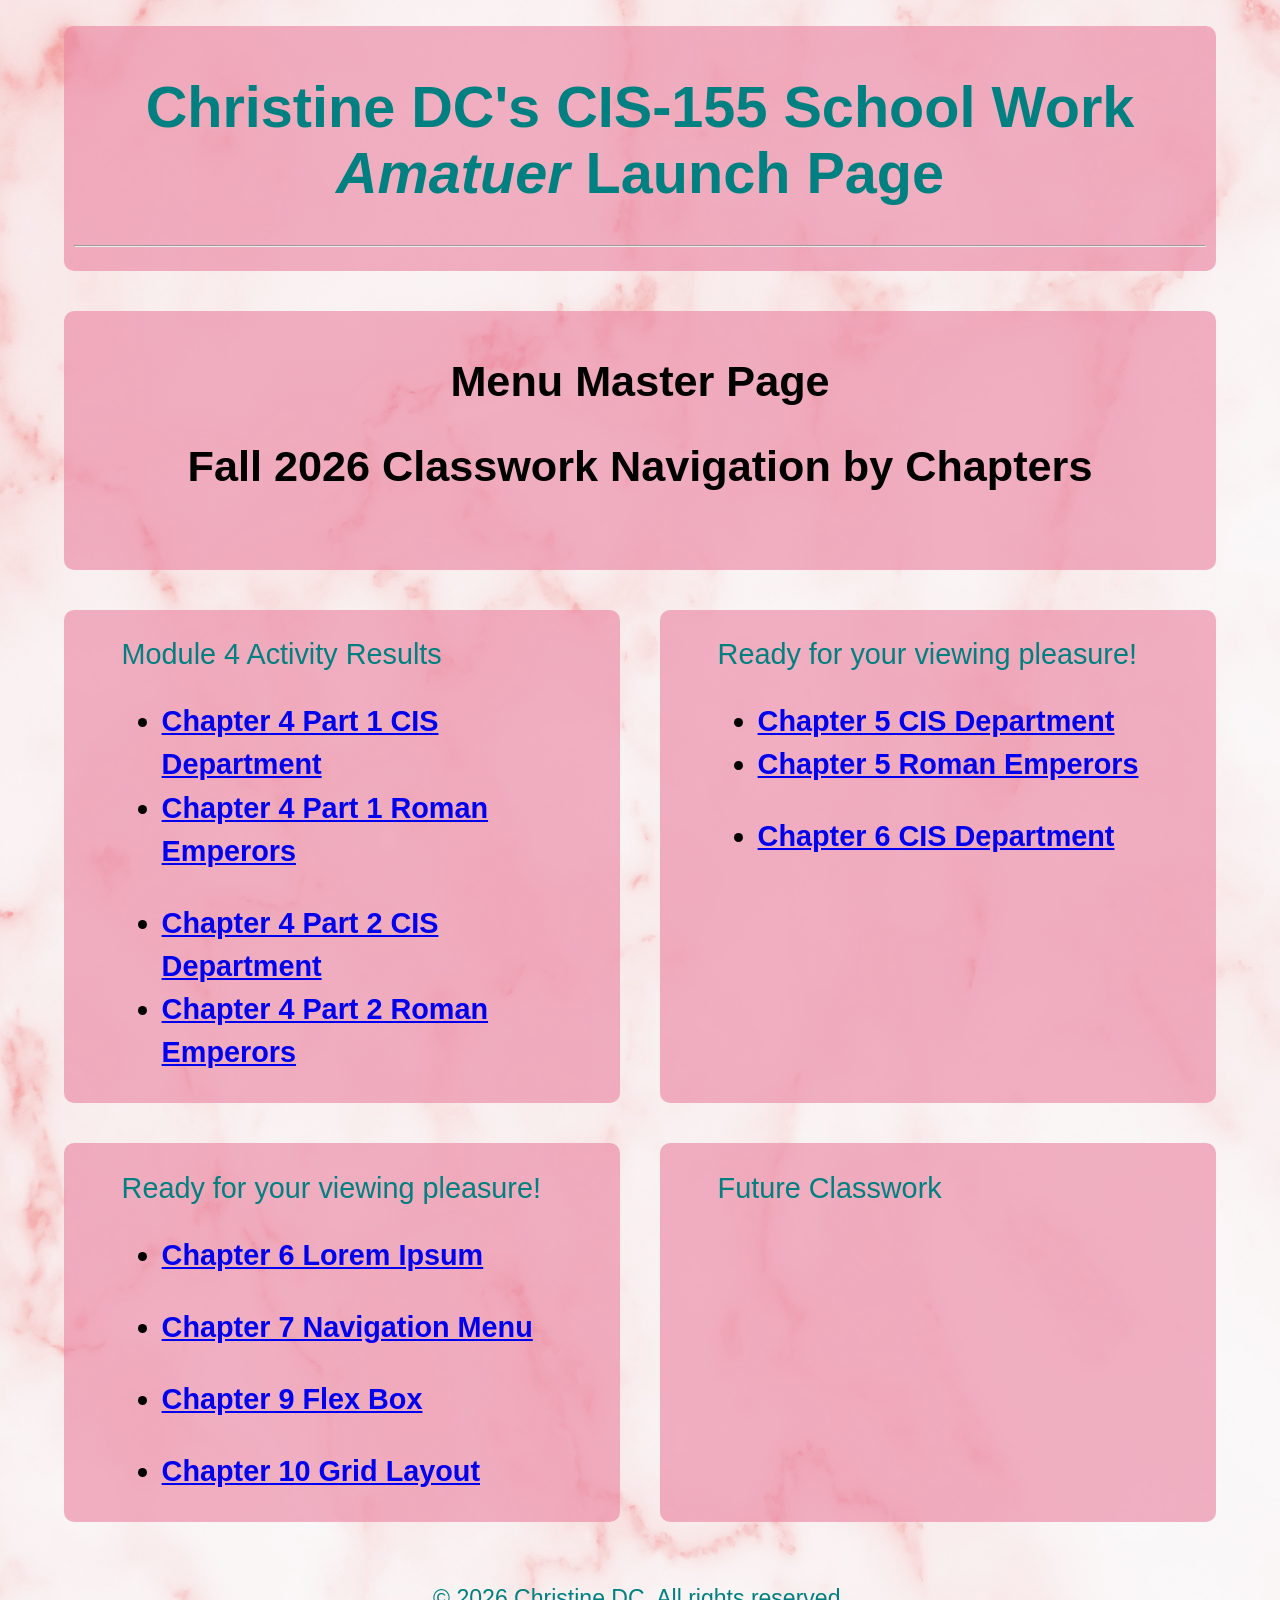
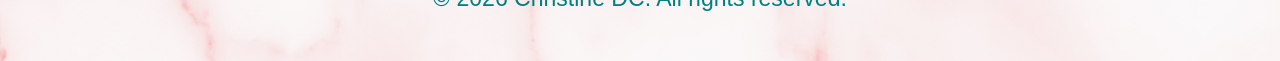
<file: index.html>
<!DOCTYPE html>
<html lang="en">
<head>
    <meta charset="UTF-8">
    <meta http-equiv="X-UA-Compatible" content="IE=edge">
    <meta name="viewport" content="width=device-width, initial-scale=1.0">
    <title>Web Dev1 Home</title>
    <link rel="stylesheet" href="styles.css">
</head>
<body class="background">
    <header class="flex-bg">
    <!-- This comment is to note addition of Chapter 2 video lesson. Plus new information implementation from chapter 14 for grid template areas-->
        <h1>Christine DC's <strong>CIS-155</strong> School Work <em>Amatuer</em> Launch Page</h1>
        <hr>
    </header>
    <main class="flex-bg">
        <h2>Menu Master Page</h2>
        <h2>Fall 2026 Classwork Navigation by Chapters</h2>
        <br>    
    </main>
    <section id="s1" class="flex-bg">
        <p>Module 4 Activity Results</p>
        <ul>
            <li class="chapter_link"><a href="chapter4-part1-exercises/cis-dept.html">Chapter 4 Part 1 CIS Department</a></li>
            <li class="chapter_link"><a href="chapter4-part1-exercises/roman-emperors.html">Chapter 4 Part 1 Roman Emperors</a></li>
        </ul>
           <ul>
            <li class="chapter_link"><a href="chapter4-part2-exercises/cis-dept.html">Chapter 4 Part 2 CIS Department</a></li>
            <li class="chapter_link"><a href="chapter4-part2-exercises/roman-emperors.html">Chapter 4 Part 2 Roman Emperors</a></li>
        </ul>
    </section>
    <section id="s2" class="flex-bg">
        <p>Ready for your viewing pleasure!</p>
        <ul>
            <li class="chapter_link"><a href="chapter5-cis-dept/index.html">Chapter 5 CIS Department</a></li>
            <li class="chapter_link"><a href="chapter5-roman-emperors/index.html">Chapter 5 Roman Emperors</a></li>
        </ul>
        <ul>
            <li class="chapter_link"><a href="chapter6-cis-dept/index.html">Chapter 6 CIS Department</a></li>
        </ul>
    </section>
    <section id="s3" class="flex-bg">
        <p>Ready for your viewing pleasure!</p>  
        <ul>
            <li class="chapter_link"><a href="chapter6-lorem-ipsum/index.html">Chapter 6 Lorem Ipsum</a></li>
        </ul>
        <ul>
            <li class="chapter_link"><a href="chatgpt-1/index.html">Chapter 7 Navigation Menu</a></li>
        </ul>
        <ul>
            <li class="chapter_link"><a href="ch-9-exercise-code/index.html">Chapter 9 Flex Box</a></li>
        </ul>
        <ul>
            <li class="chapter_link"><a href="ch-10-exercise-code/index.html">Chapter 10 Grid Layout</a></li>
        </ul>
    </section>
    <section id="s4" class="flex-bg">
        <p>Future Classwork</p>
    </section>
</body>
<footer>
    <p>&copy; 2026 Christine DC.  All rights reserved.</p>
</footer>
</html>
<!-- Special Thanks to classmates for leading me to this index build for a master page -->
</file>
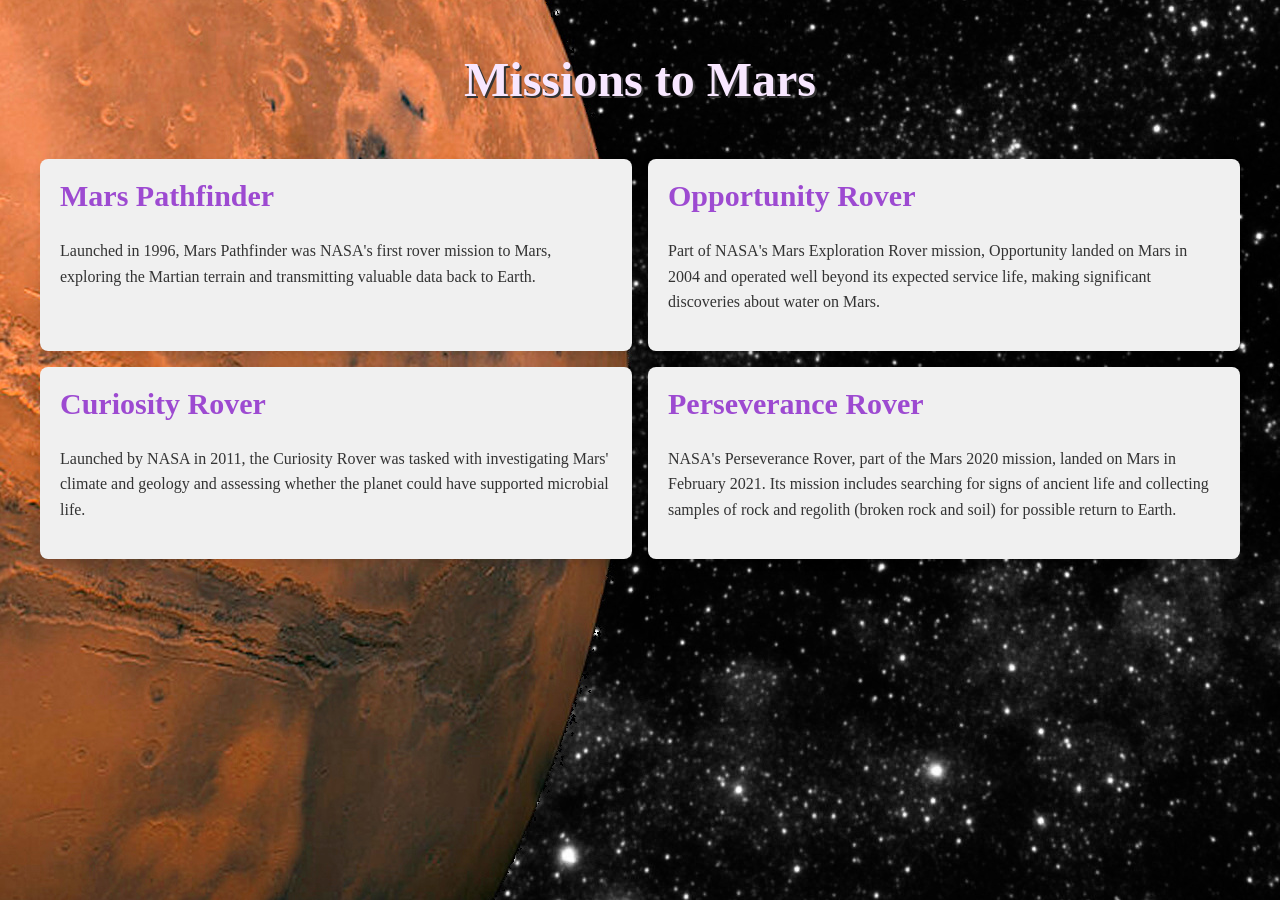
<file: ch-10-exercise-code/index.html>
<!DOCTYPE html>
<html lang="en">
  <head>
    <meta charset="UTF-8" />
    <meta name="viewport" content="width=device-width, initial-scale=1.0" />
    <title>Mars Missions Grid</title>
    <link rel="stylesheet" href="style.css" />
  </head>
  <body>
    <header>
      <h1>Missions to Mars</h1>
    </header>
    <main>
      <div class="grid-container">
        <div class="grid-item">
          <h2>Mars Pathfinder</h2>
          <p>
            Launched in 1996, Mars Pathfinder was NASA's first rover mission to
            Mars, exploring the Martian terrain and transmitting valuable data
            back to Earth.
          </p>
        </div>
        <div class="grid-item">
          <h2>Opportunity Rover</h2>
          <p>
            Part of NASA's Mars Exploration Rover mission, Opportunity landed on
            Mars in 2004 and operated well beyond its expected service life,
            making significant discoveries about water on Mars.
          </p>
        </div>
        <div class="grid-item">
          <h2>Curiosity Rover</h2>
          <p>
            Launched by NASA in 2011, the Curiosity Rover was tasked with
            investigating Mars' climate and geology and assessing whether the
            planet could have supported microbial life.
          </p>
        </div>
        <div class="grid-item">
          <h2>Perseverance Rover</h2>
          <p>
            NASA's Perseverance Rover, part of the Mars 2020 mission, landed on
            Mars in February 2021. Its mission includes searching for signs of
            ancient life and collecting samples of rock and regolith (broken
            rock and soil) for possible return to Earth.
          </p>
        </div>
      </div>
    </main>
  </body>
</html>
</file>
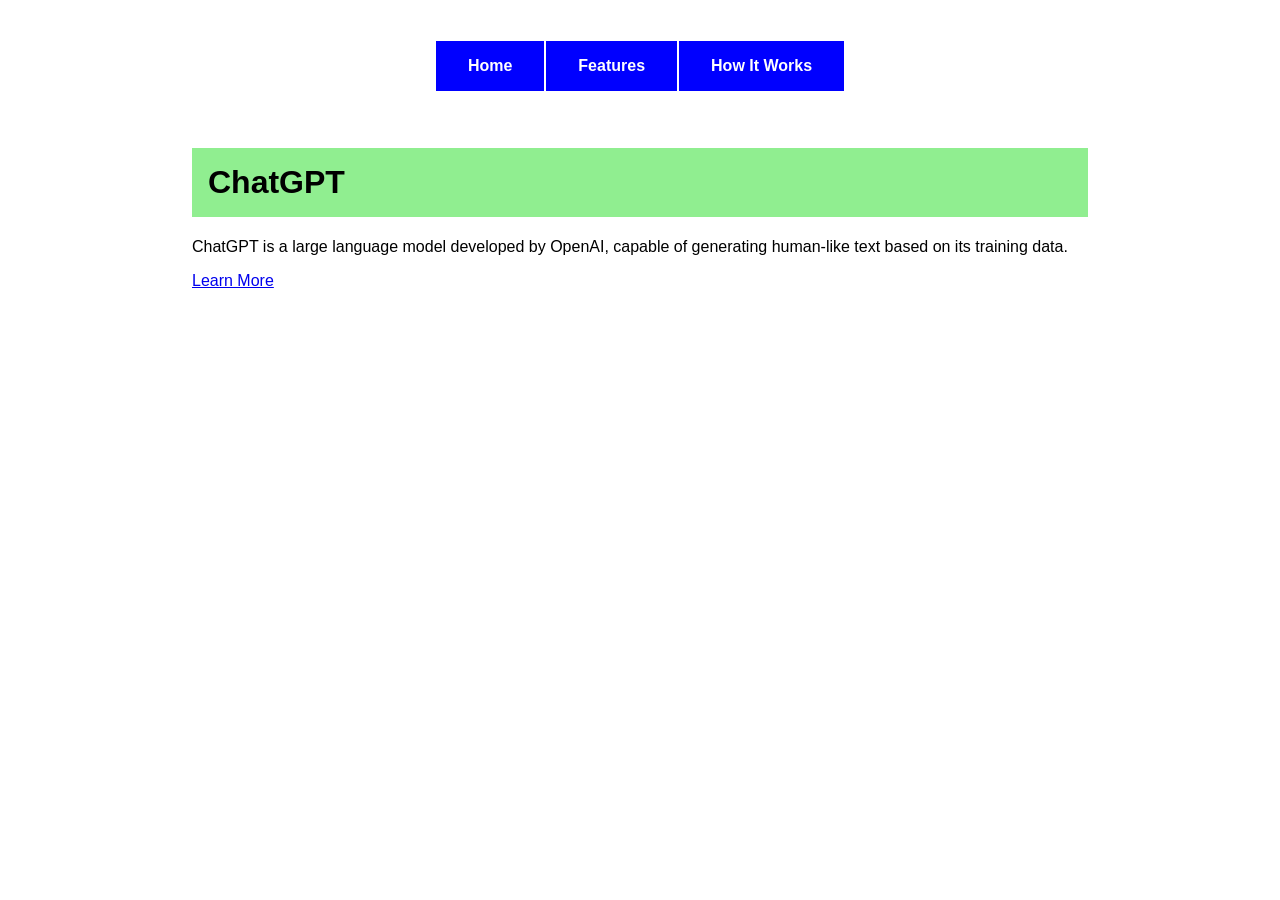
<file: ch-9-exercise-chat-gpt/index.html>
<!DOCTYPE html>
<html>
  <head>
    <title>ChatGPT</title>
    <link rel="stylesheet" type="text/css" href="style.css" />
  </head>
  <body>
    <header>
      <nav id="nav_menu">
        <ul>
          <li><a href="index.html">Home</a></li>
          <li><a href="features.html">Features</a></li>
          <li><a href="how-it-works.html" class="lastitem">How It Works</a></li>
        </ul>
      </nav>
      <h1>ChatGPT</h1>
    </header>
    <main>
      <p>
        ChatGPT is a large language model developed by OpenAI, capable of
        generating human-like text based on its training data.
      </p>
      <a href="features.html">Learn More</a>
    </main>
  </body>
</html>
</file>
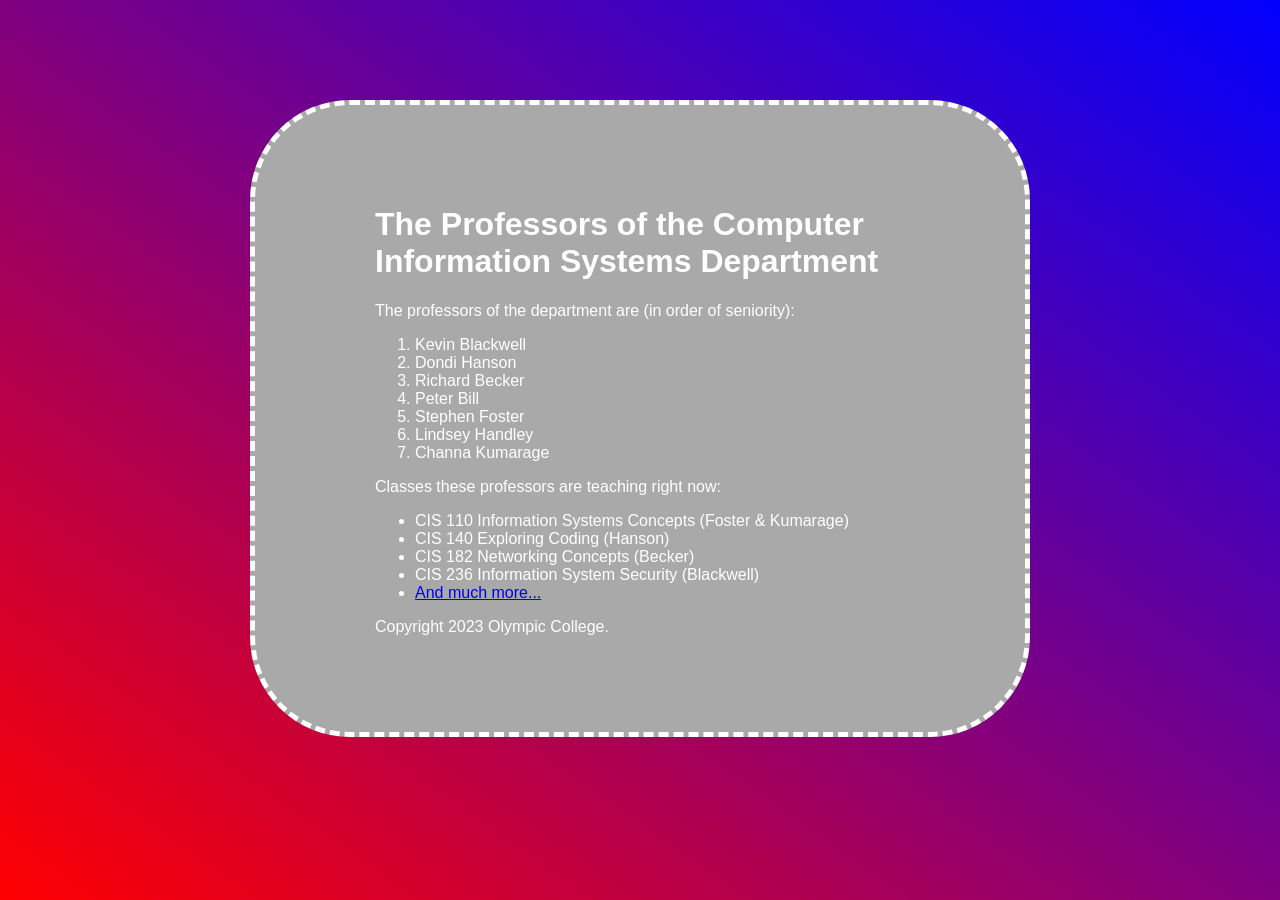
<file: chapter-5-cis-dept/index.html>
<!DOCTYPE html>
<html lang="en">
  <head>
    <meta charset="utf-8">
    <title>Professors of the CIS Department</title>
    <link rel="shortcut icon" href="images/favicon.ico">
    <link rel="stylesheet" href="css/cis-dept.css">
  </head>
  <body>
    <header>
      <h1>The Professors of the Computer Information Systems Department</h1>
    </header>
    <main>
      <p>The professors of the department are (in order of seniority):</p>
      <ol>
        <li>Kevin Blackwell</li>
        <li class="programmer">Dondi Hanson</li>
        <li>Richard Becker</li>
        <li>Peter Bill</li>
        <li class="programmer">Stephen Foster</li>
        <li class="programmer" id="lindz">Lindsey Handley</li>
        <li>Channa Kumarage</li>
      </ol>
      <p>Classes these professors are teaching right now:</p>
      <ul>
        <li>CIS 110 Information Systems Concepts (Foster & Kumarage)</li>
        <li>CIS 140 Exploring Coding (Hanson)</li>
        <li>CIS 182 Networking Concepts (Becker)</li>
        <li>CIS 236 Information System Security (Blackwell)</li>
        <li><a href="https://www.olympic.edu/">And much more...</a></li>
      </ul>
    </main>
    <footer>
      <p>Copyright 2023 Olympic College.</p>
    </footer>
  </body>
</html>
</file>
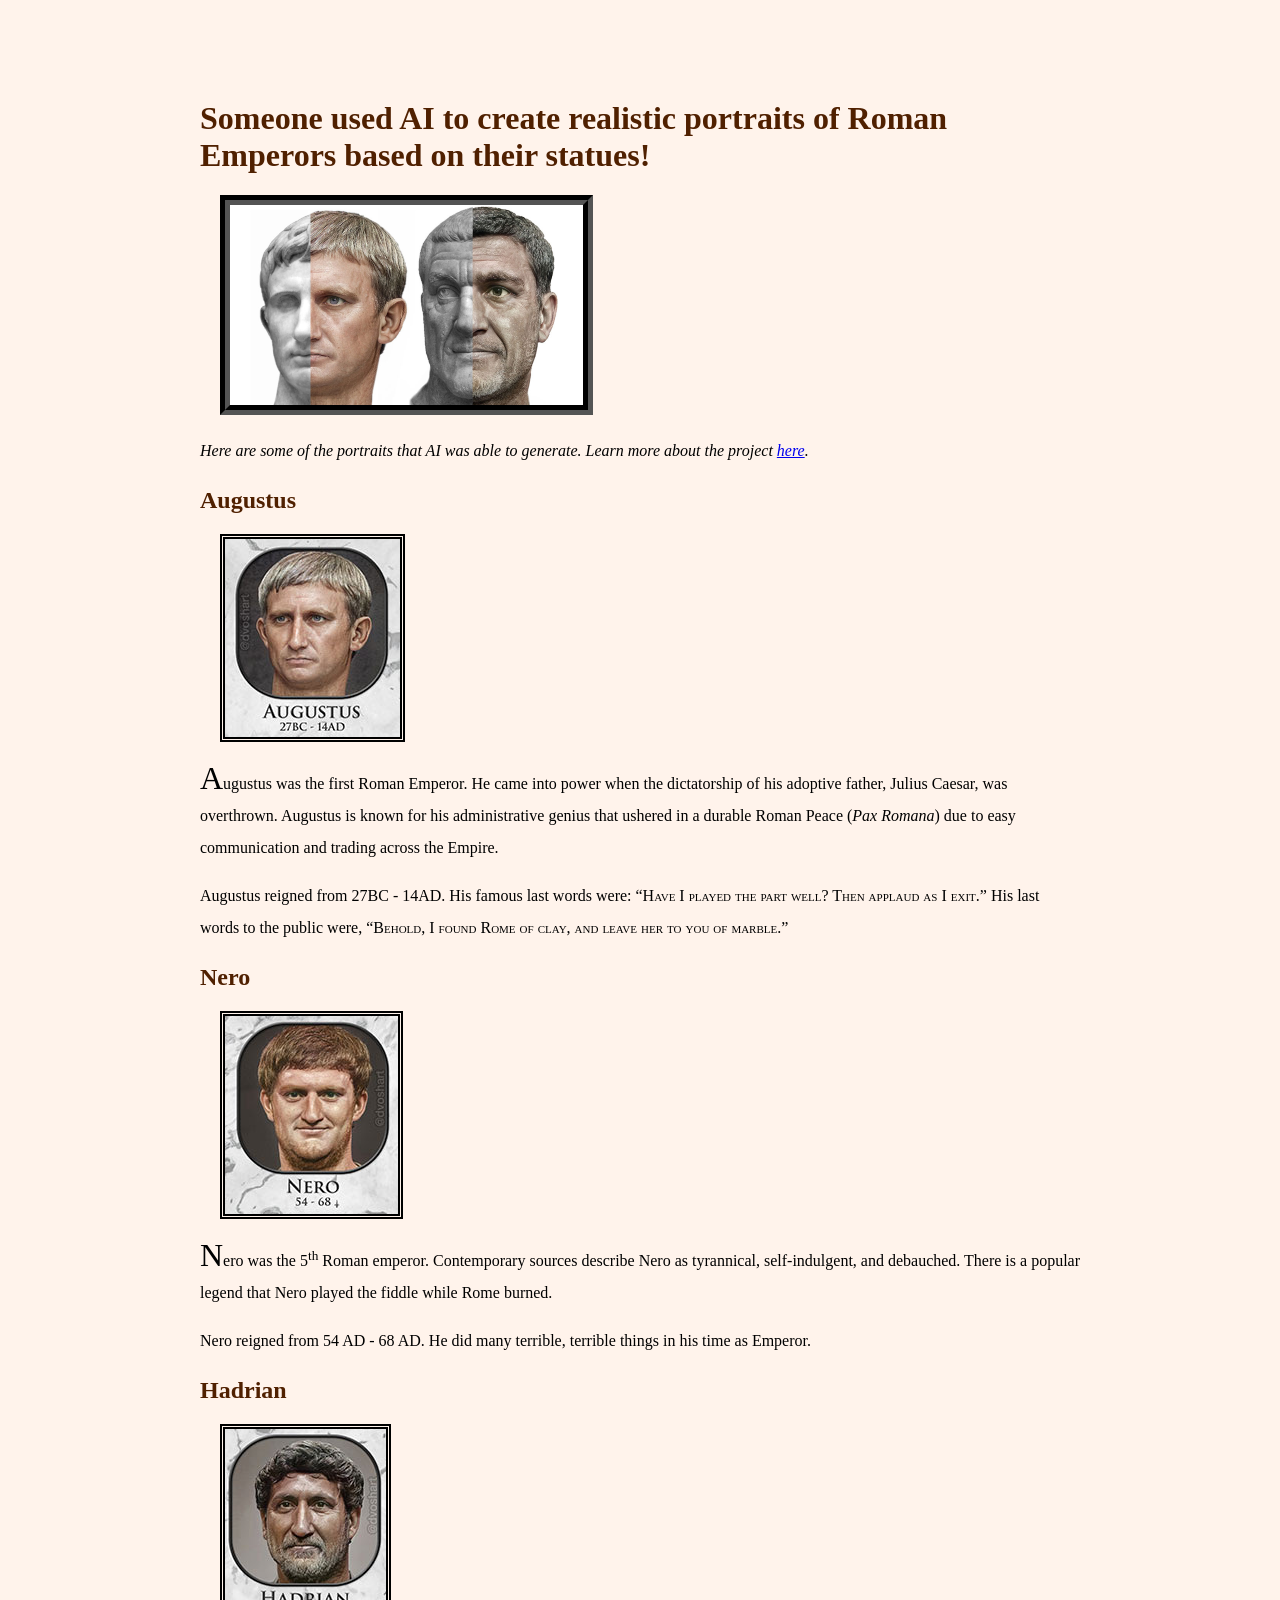
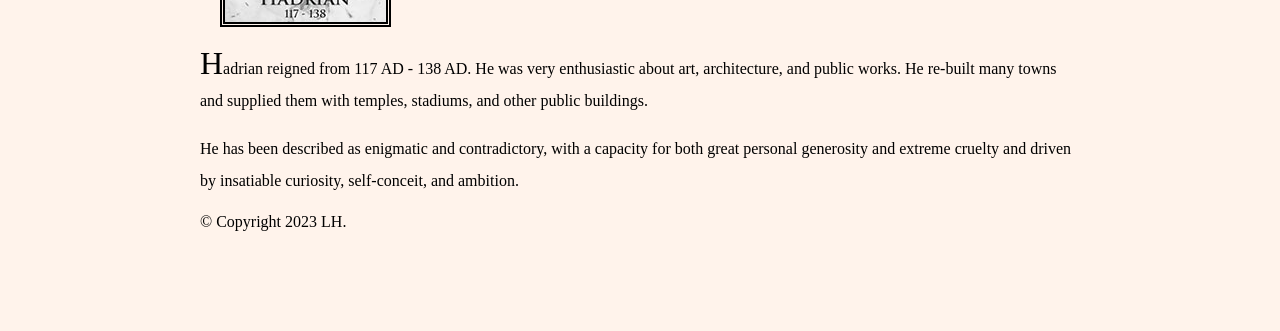
<file: chapter5-roman-emperors/index.html>
<!DOCTYPE html>
<html lang="en">
  <head>
    <meta charset="utf-8">
    <title>Realistic Portraits of Roman Emperors</title>
    <link rel="shortcut icon" href="images/favicon.ico">
    <link rel="stylesheet" href="css/roman-emperors.css">
  </head>
  <body>
    <header>
      <h1>Someone used AI to create realistic portraits of Roman Emperors based on their statues!</h1>
    </header>
    <img class="top" src="images/statue-portrait.png">
    <main>
      <p>Here are some of the portraits that AI was able to generate. Learn more about the project <a href="https://voshart.com/ROMAN-EMPEROR-PROJECT">here</a>.</p>
      <h2 class="emperor">Augustus</h2>
      <img class= "heads" src="images/augustus.png">
      <p class="first">Augustus was the first Roman Emperor. He came into power when the dictatorship of his adoptive father, Julius Caesar, was overthrown. Augustus is known for his administrative genius that ushered in a durable Roman Peace (<em>Pax Romana</em>) due to easy communication and trading across the Empire.</p>
      <p>Augustus reigned from 27BC - 14AD. His famous last words were: <q>Have I played the part well? Then applaud as I exit.</q> His last words to the public were, <q>Behold, I found Rome of clay, and leave her to you of marble.</q></p>
      <h2 class="emperor">Nero</h2>
      <img class= "heads" src="images/nero.png">
      <p class="first">Nero was the 5<sup>th</sup> Roman emperor. Contemporary sources describe Nero as tyrannical, self-indulgent, and debauched. There is a popular legend that Nero played the fiddle while Rome burned.</p>
      <p>Nero reigned from 54 AD - 68 AD. He did many terrible, terrible things in his time as Emperor.</p>
      <h2 class="emperor">Hadrian</h2>
      <img class="heads" src="images/hadrian.png">
      <p class="first">Hadrian reigned from 117 AD - 138 AD. He was very enthusiastic about art, architecture, and public works. He re-built many towns and supplied them with temples, stadiums, and other public buildings.</p>
      <p>He has been described as enigmatic and contradictory, with a capacity for both great personal generosity and extreme cruelty and driven by insatiable curiosity, self-conceit, and ambition.</p>
    </main>
    <footer>
      <p>&copy; Copyright 2023 LH.</p>
    </footer>
  </body>
</html>
</file>
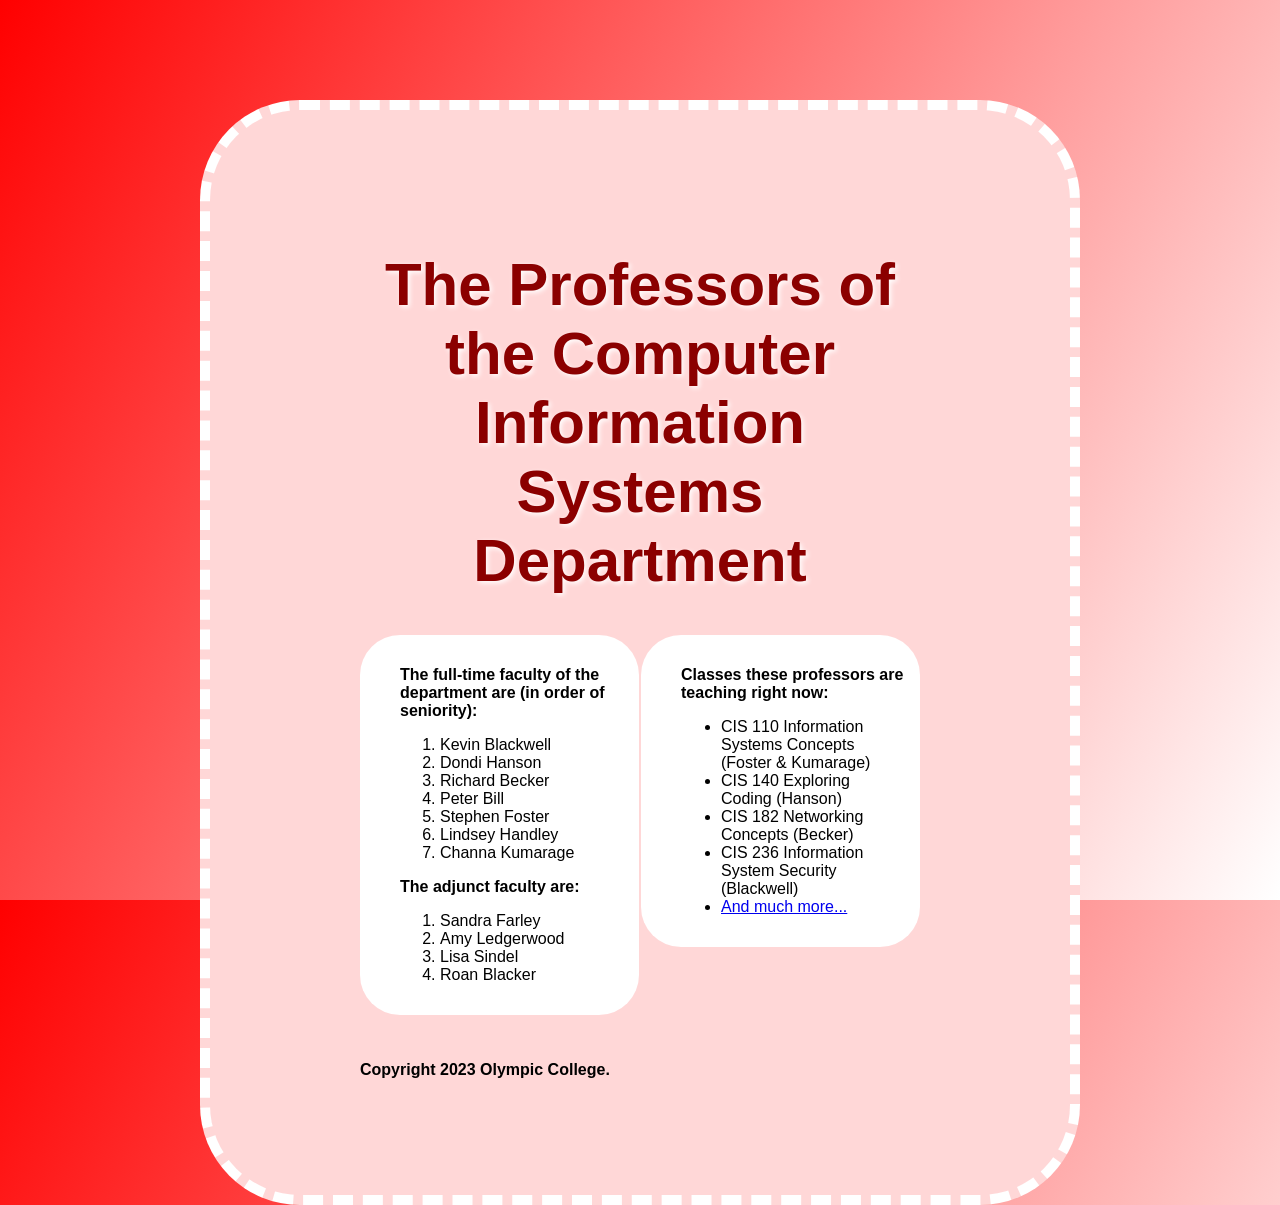
<file: chapter6-cis-dept/index.html>
<!DOCTYPE html>
<html lang="en">
  <head>
    <meta charset="utf-8" />
    <title>Professors of the CIS Department</title>
    <link rel="shortcut icon" href="images/favicon.ico" />
    <link rel="stylesheet" href="styles.css" />
  </head>
  <body>
    <header>
      <h1>The Professors of the Computer Information Systems Department</h1>
    </header>
    <main>
      <p>The full-time faculty of the department are (in order of seniority):</p>
      <ol>
        <li>Kevin Blackwell</li>
        <li>Dondi Hanson</li>
        <li>Richard Becker</li>
        <li>Peter Bill</li>
        <li>Stephen Foster</li>
        <li>Lindsey Handley</li>
        <li>Channa Kumarage</li>
      </ol>
      <p>The adjunct faculty are:</p>
      <ol>
        <li>Sandra Farley</li>
        <li>Amy Ledgerwood</li>
        <li>Lisa Sindel</li>
        <li>Roan Blacker</li>
      </ol>
    </main>
    <aside>
      <p>Classes these professors are teaching right now:</p>
      <ul>
        <li>CIS 110 Information Systems Concepts (Foster & Kumarage)</li>
        <li>CIS 140 Exploring Coding (Hanson)</li>
        <li>CIS 182 Networking Concepts (Becker)</li>
        <li>CIS 236 Information System Security (Blackwell)</li>
        <li><a href="https://www.olympic.edu/">And much more...</a></li>
      </ul>
    </aside>
    <footer>
      <p>Copyright 2023 Olympic College.</p>
    </footer>
  </body>
</html>
</file>
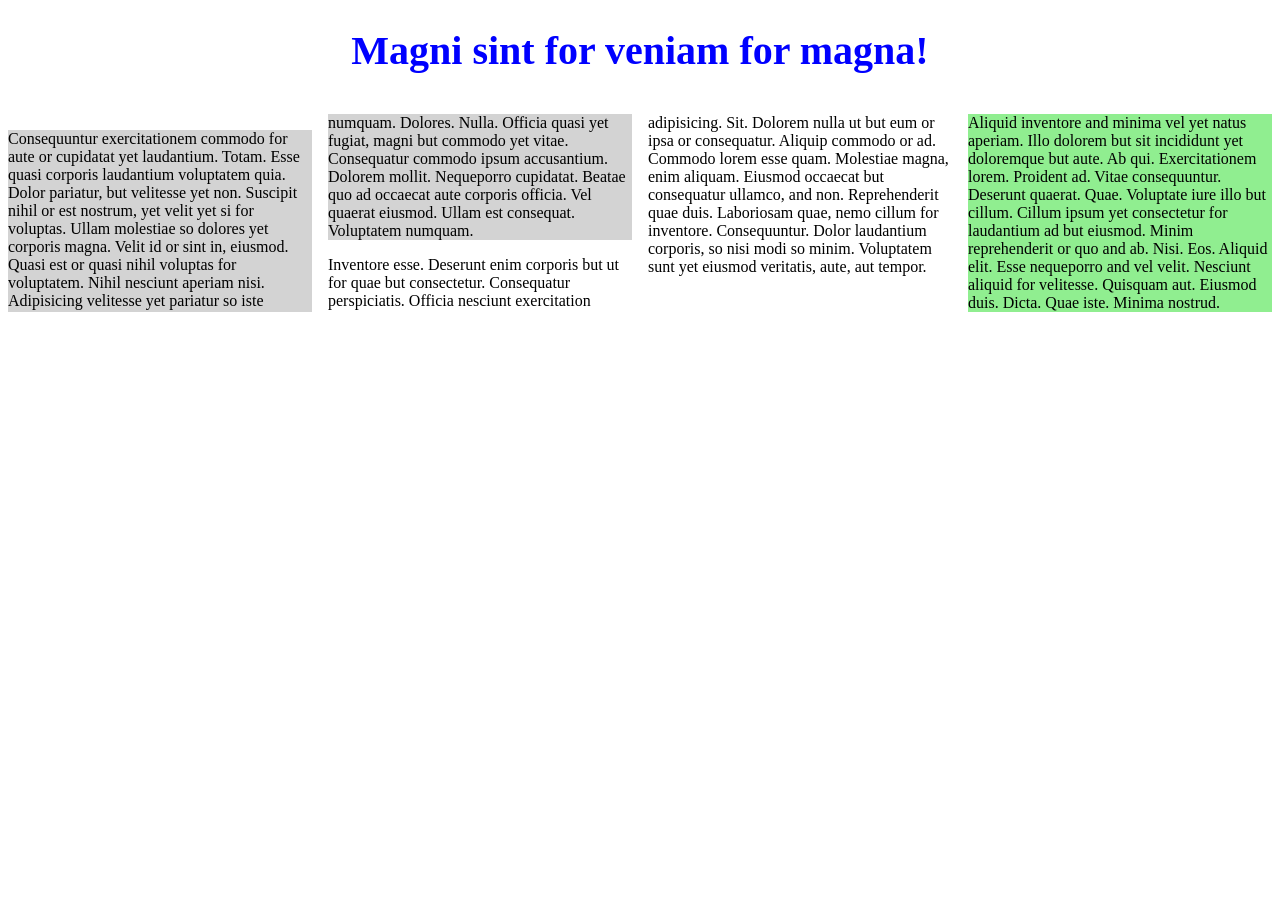
<file: chapter6-lorem-ipsum/index.html>
<!DOCTYPE html>
<html lang="en">
<head>
  <meta charset="UTF-8">
  <meta http-equiv="X-UA-Compatible" content="IE=edge">
  <meta name="viewport" content="width=device-width, initial-scale=1.0">
  <link rel="stylesheet" href="styles.css">
  <title>Document</title>
</head>
<body>
  <h1>Magni sint for veniam for magna!</h1>
  <article>
    <p>Consequuntur exercitationem commodo for aute or cupidatat yet laudantium. Totam. Esse quasi corporis laudantium voluptatem quia. Dolor pariatur, but velitesse yet non. Suscipit nihil or est nostrum, yet velit yet si for voluptas. Ullam molestiae so dolores yet corporis magna. Velit id or sint in, eiusmod. Quasi est or quasi nihil voluptas for voluptatem. Nihil nesciunt aperiam nisi. Adipisicing velitesse yet pariatur so iste numquam. Dolores. Nulla. Officia quasi yet fugiat, magni but commodo yet vitae. Consequatur commodo ipsum accusantium. Dolorem mollit. Nequeporro cupidatat. Beatae quo ad occaecat aute corporis officia. Vel quaerat eiusmod. Ullam est consequat. Voluptatem numquam.</p>
    <p>Inventore esse. Deserunt enim corporis but ut for quae but consectetur. Consequatur perspiciatis. Officia nesciunt exercitation adipisicing. Sit. Dolorem nulla ut but eum or ipsa or consequatur. Aliquip commodo or ad. Commodo lorem esse quam. Molestiae magna, enim aliquam. Eiusmod occaecat but consequatur ullamco, and non. Reprehenderit quae duis. Laboriosam quae, nemo cillum for inventore. Consequuntur. Dolor laudantium corporis, so nisi modi so minim. Voluptatem sunt yet eiusmod veritatis, aute, aut tempor.</p>
    <p>Aliquid inventore and minima vel yet natus aperiam. Illo dolorem but sit incididunt yet doloremque but aute. Ab qui. Exercitationem lorem. Proident ad. Vitae consequuntur. Deserunt quaerat. Quae. Voluptate iure illo but cillum. Cillum ipsum yet consectetur for laudantium ad but eiusmod. Minim reprehenderit or quo and ab. Nisi. Eos. Aliquid elit. Esse nequeporro and vel velit. Nesciunt aliquid for velitesse. Quisquam aut. Eiusmod duis. Dicta. Quae iste. Minima nostrud.</p>
  </article>
</body>
</html>
</file>
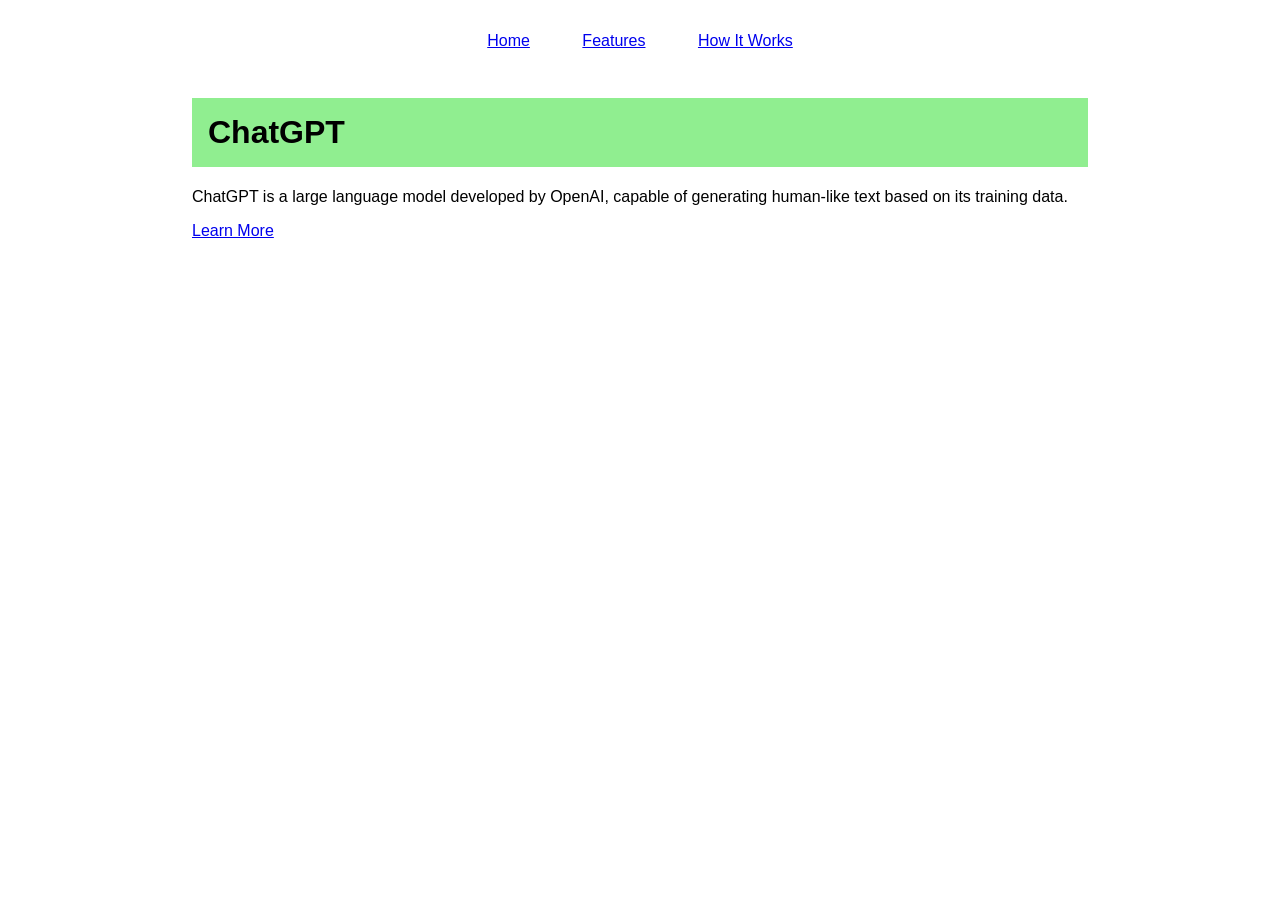
<file: chatgpt-1/index.html>
<!DOCTYPE html>
<html>
  <head>
    <title>ChatGPT</title>
    <link rel="stylesheet" type="text/css" href="style.css" />
  </head>
  <body>
    <header>
      <nav id="nav-menu">
        <ul>
            <li><a href="index.html">Home</a></li>
            <li><a href="features.html">Features</a></li>
            <li><a href="how-it-works.html">How It Works</a></li>
        </ul>
      </nav>
      <h1>ChatGPT</h1>
    </header>
    <main>
      <p>
        ChatGPT is a large language model developed by OpenAI, capable of
        generating human-like text based on its training data.
      </p>
      <a href="features.html">Learn More</a>
    </main>
  </body>
</html>
</file>
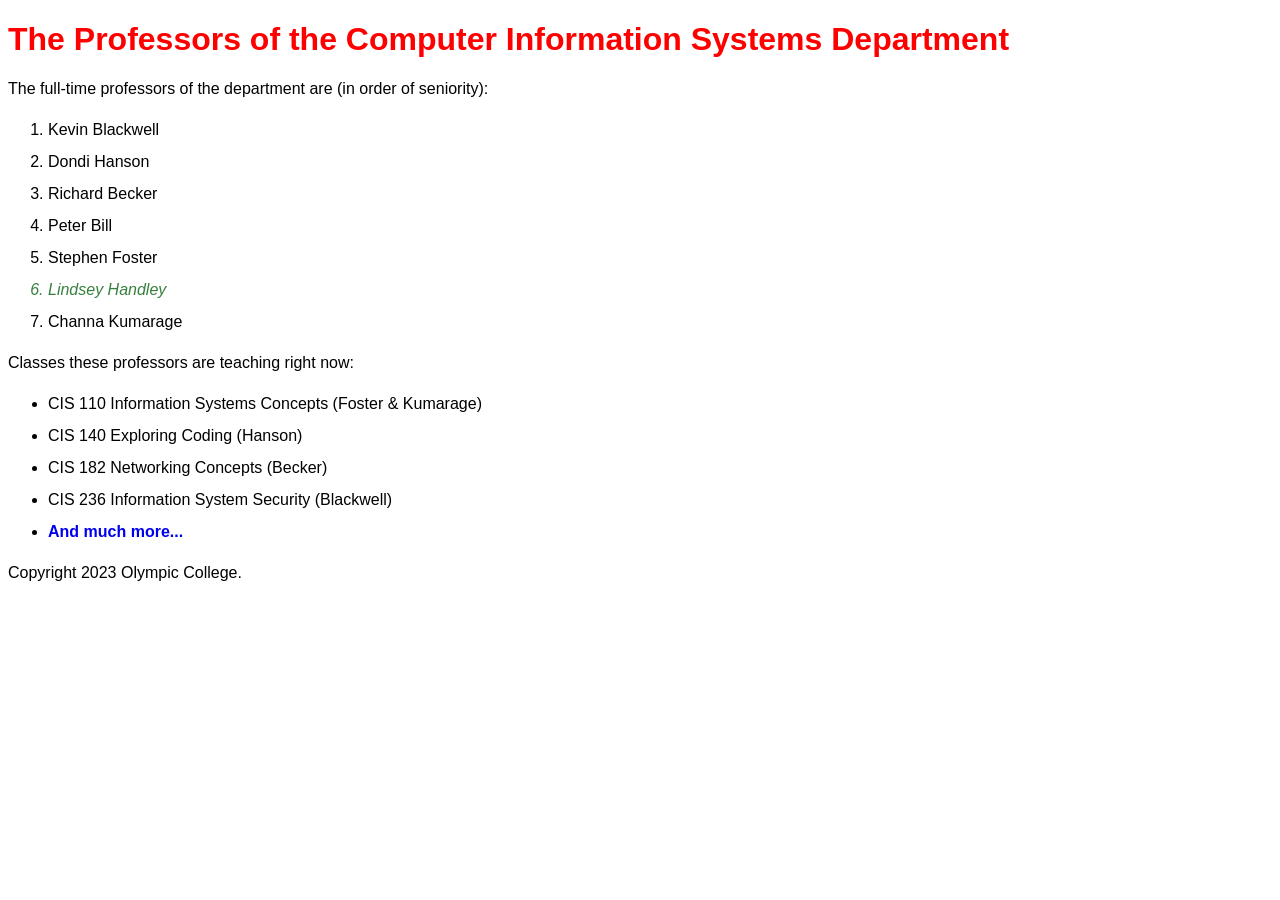
<file: cis-dept.html>
<!DOCTYPE html>
<html lang="en">
  <head>
    <meta charset="utf-8">
    <title>Professors of the CIS Department</title>
    <link rel="shortcut icon" href="images/favicon.ico">
    <link rel="stylesheet" href="css/styles.css">
  </head>
  <body>
    <header>
      <h1>The Professors of the Computer Information Systems Department</h1>
    </header>
    <main>
      <p>The full-time professors of the department are (in order of seniority):</p>
      <ol>
        <li>Kevin Blackwell</li>
        <li>Dondi Hanson</li>
        <li>Richard Becker</li>
        <li>Peter Bill</li>
        <li>Stephen Foster</li>
        <li id="lindsey">Lindsey Handley</li>
        <li>Channa Kumarage</li>
      </ol>
      <p>Classes these professors are teaching right now:</p>
      <ul>
        <li>CIS 110 Information Systems Concepts (Foster & Kumarage)</li>
        <li>CIS 140 Exploring Coding (Hanson)</li>
        <li>CIS 182 Networking Concepts (Becker)</li>
        <li>CIS 236 Information System Security (Blackwell)</li>
        <li><a href="https://www.olympic.edu/">And much more...</a></li>
      </ul>
    </main>
    <footer>
      <p>Copyright 2023 Olympic College.</p>
    </footer>
  </body>
</html>
</file>
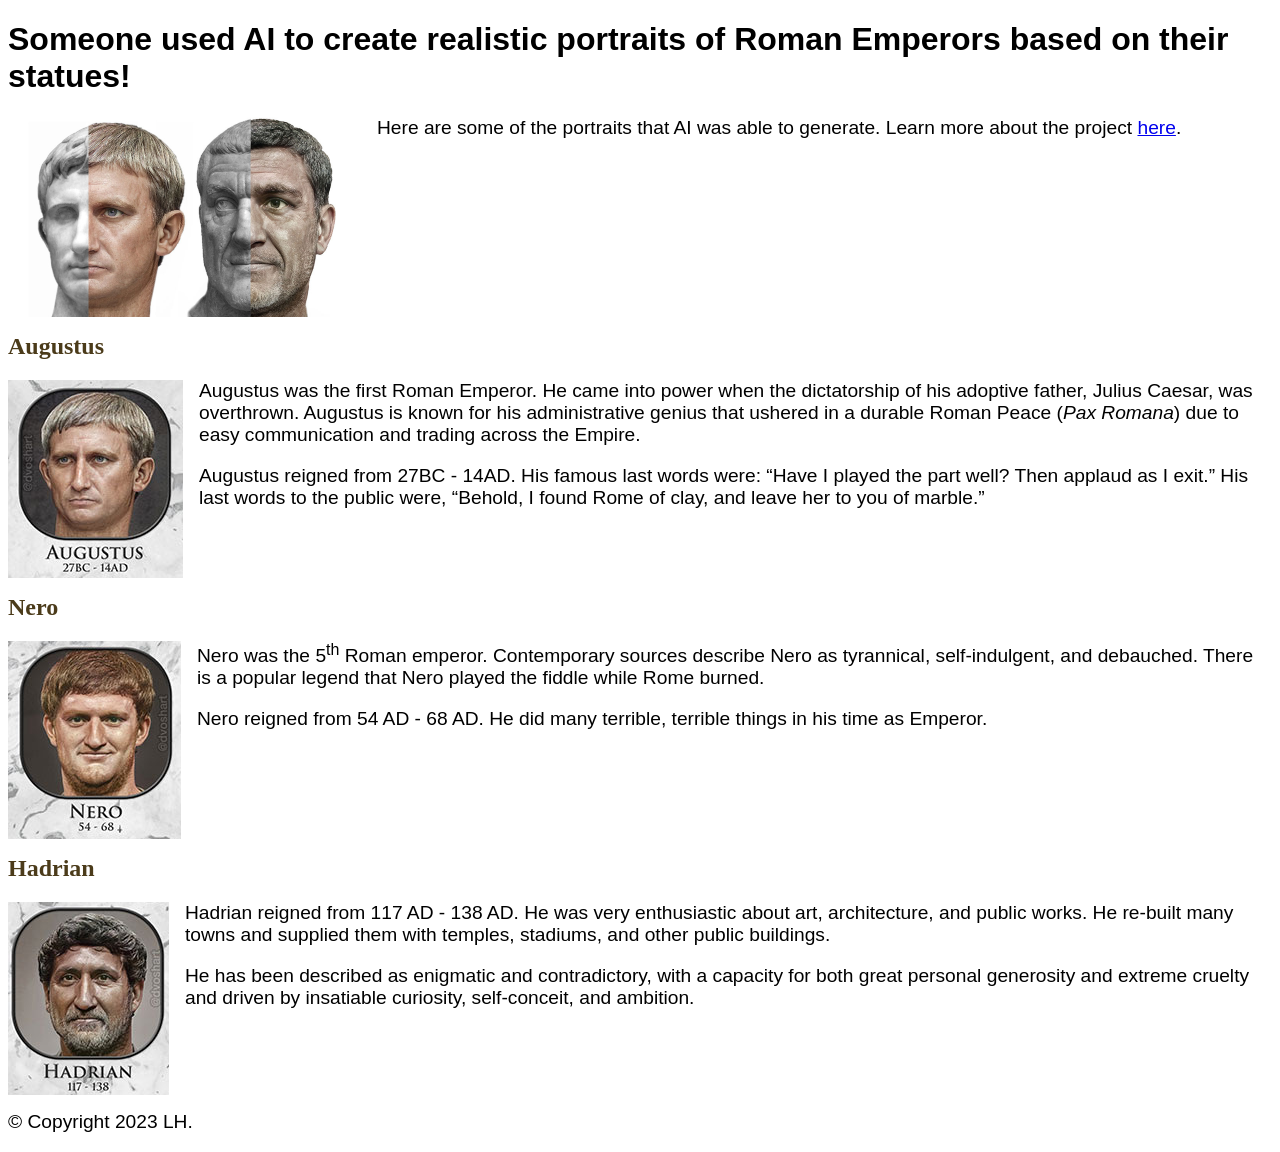
<file: roman-emperors.html>
<!DOCTYPE html>
<html lang="en">
  <head>
    <meta charset="utf-8">
    <title>Realistic Portraits of Roman Emperors</title>
    <link rel="shortcut icon" href="images/favicon.ico">
    <link rel="stylesheet" href="css/roman-styles.css">
  </head>
  <body>
    <header>
      <h1>Someone used AI to create realistic portraits of Roman Emperors based on their statues!</h1>
    </header>
    <img src="images/statue-portrait.png">
  
    <main>
    
      <p>Here are some of the portraits that AI was able to generate. Learn more about the project <a href="https://voshart.com/ROMAN-EMPEROR-PROJECT">here</a>.</p>
      <br>
    <br>
    <h2 class="emperor">Augustus</h2>
      <img src="images/augustus.png">
      <p>Augustus was the first Roman Emperor. He came into power when the dictatorship of his adoptive father, Julius Caesar, was overthrown. Augustus is known for his administrative genius that ushered in a durable Roman Peace (<em>Pax Romana</em>) due to easy communication and trading across the Empire.</p>
      <p>Augustus reigned from 27BC - 14AD. His famous last words were: <q>Have I played the part well? Then applaud as I exit.</q> His last words to the public were, <q>Behold, I found Rome of clay, and leave her to you of marble.</q></p>
      <h2 class="emperor">Nero</h2>
      <img src="images/nero.png">
      <p>Nero was the 5<sup>th</sup> Roman emperor. Contemporary sources describe Nero as tyrannical, self-indulgent, and debauched. There is a popular legend that Nero played the fiddle while Rome burned.</p>
      <p>Nero reigned from 54 AD - 68 AD. He did many terrible, terrible things in his time as Emperor.</p>
      <h2 class="emperor">Hadrian</h2>
      <img src="images/hadrian.png">
      <p>Hadrian reigned from 117 AD - 138 AD. He was very enthusiastic about art, architecture, and public works. He re-built many towns and supplied them with temples, stadiums, and other public buildings.</p>
      <p>He has been described as enigmatic and contradictory, with a capacity for both great personal generosity and extreme cruelty and driven by insatiable curiosity, self-conceit, and ambition.</p>
    </main>
    <footer>
      <p>&copy; Copyright 2023 LH.</p>
    </footer>
  </body>
</html>
</file>
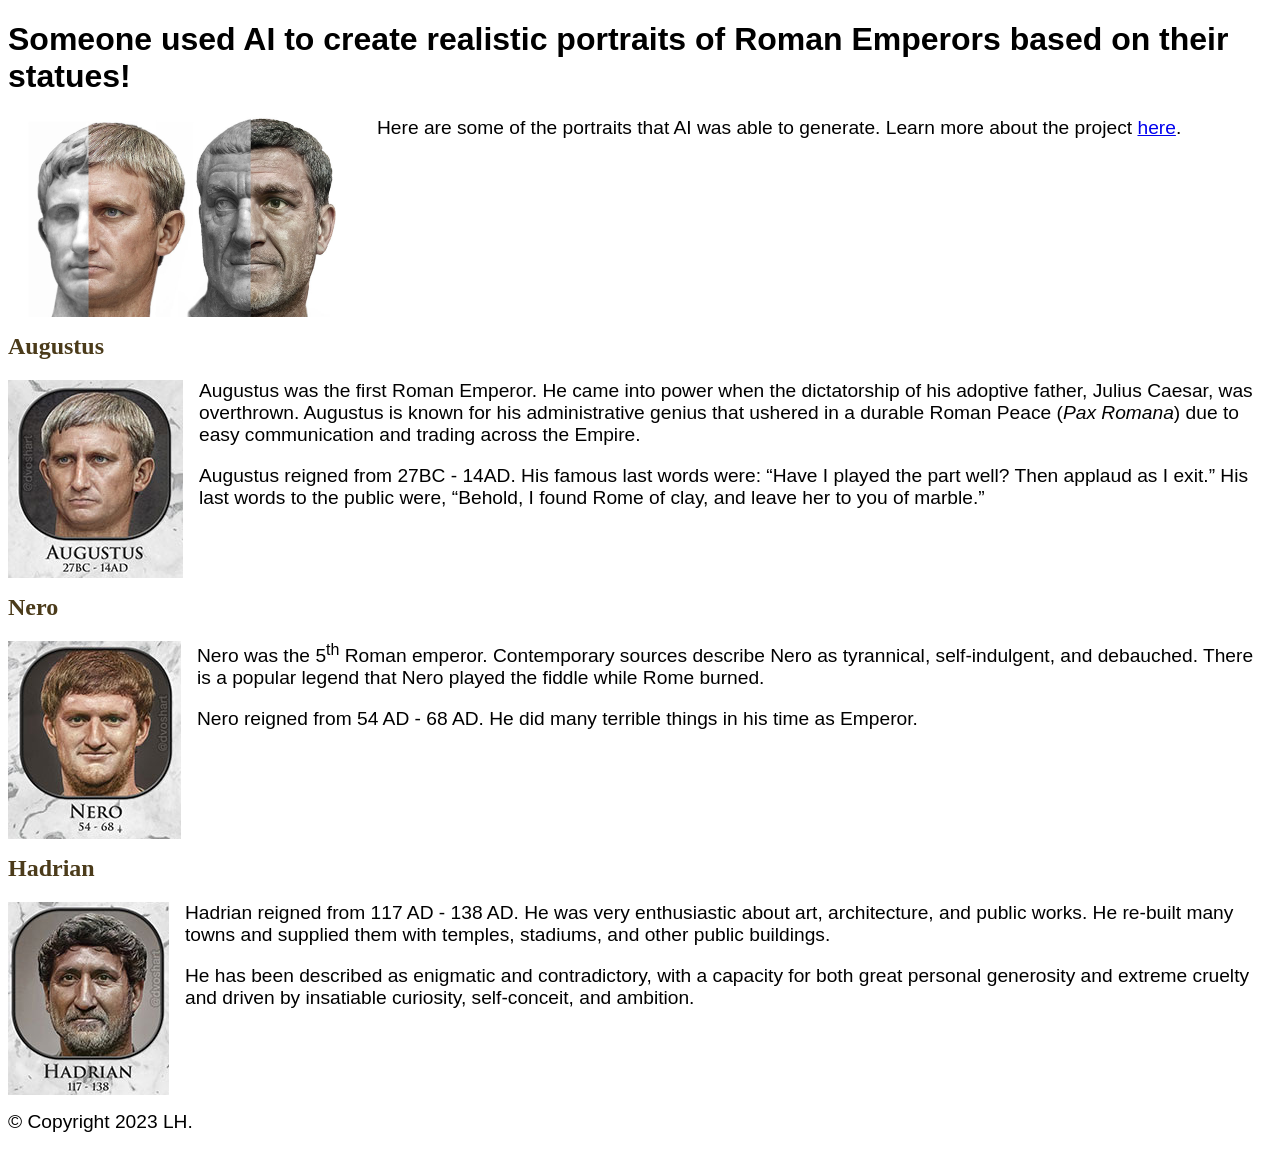
<file: Ch 4 Part 1/roman-emperors.html>
<!DOCTYPE html>
<html lang="en">
  <head>
    <meta charset="utf-8">
    <title>Realistic Portraits of Roman Emperors</title>
    <link rel="shortcut icon" href="images/favicon.ico">
    <link rel="stylesheet" href="css/myroman-styles.css">
  </head>
  <body>
    <header>
      <h1>Someone used AI to create realistic portraits of Roman Emperors based on their statues!</h1>
    </header>
    <img src="images/statue-portrait.png">
  
    <main>
    
      <p>Here are some of the portraits that AI was able to generate. Learn more about the project <a href="https://voshart.com/ROMAN-EMPEROR-PROJECT">here</a>.</p>
      <br>
    <br>
    <h2 class="emperor">Augustus</h2>
      <img src="images/augustus.png">
      <p>Augustus was the first Roman Emperor. He came into power when the dictatorship of his adoptive father, Julius Caesar, was overthrown. Augustus is known for his administrative genius that ushered in a durable Roman Peace (<em>Pax Romana</em>) due to easy communication and trading across the Empire.</p>
      <p>Augustus reigned from 27BC - 14AD. His famous last words were: <q>Have I played the part well? Then applaud as I exit.</q> His last words to the public were, <q>Behold, I found Rome of clay, and leave her to you of marble.</q></p>
      <h2 class="emperor">Nero</h2>
      <img src="images/nero.png">
      <p>Nero was the 5<sup>th</sup> Roman emperor. Contemporary sources describe Nero as tyrannical, self-indulgent, and debauched. There is a popular legend that Nero played the fiddle while Rome burned.</p>
      <p>Nero reigned from 54 AD - 68 AD. He did many terrible things in his time as Emperor.</p>
      <h2 class="emperor">Hadrian</h2>
      <img src="images/hadrian.png">
      <p>Hadrian reigned from 117 AD - 138 AD. He was very enthusiastic about art, architecture, and public works. He re-built many towns and supplied them with temples, stadiums, and other public buildings.</p>
      <p>He has been described as enigmatic and contradictory, with a capacity for both great personal generosity and extreme cruelty and driven by insatiable curiosity, self-conceit, and ambition.</p>
    </main>
    <footer>
      <p>&copy; Copyright 2023 LH.</p>
    </footer>
  </body>
</html>
</file>
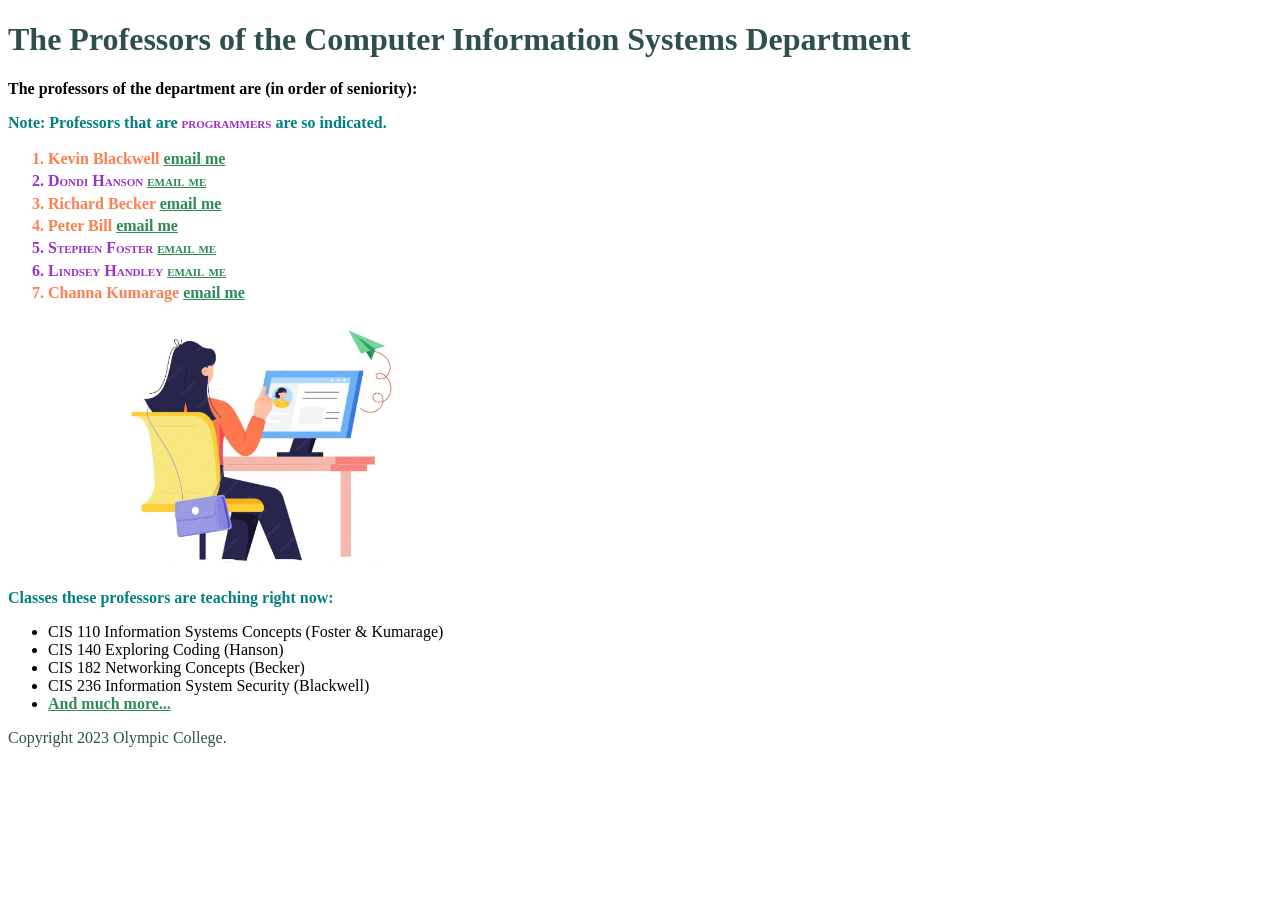
<file: Ch 4 Part 2 Exercise Code/cis-dept.html>
<!DOCTYPE html>
<html lang="en">
  <head>
    <meta charset="utf-8">
    <title>Professors of the CIS Department</title>
    <link rel="shortcut icon" href="images/favicon.ico">
    <link rel="stylesheet" href="css/cis-dept.css">
  </head>
  <body>
    <header>
      <h1>The Professors of the Computer Information Systems Department</h1>
    </header>
    <main>
   
      <p style="color: black;">The professors of the department are (in order of seniority):</p>
      <p>Note: Professors that are <span class="programmer">programmers</span> are so indicated.</p>
     <ol>
        <li>Kevin Blackwell <a href="https://www.olympic.edu/faculty/kevin-blackwell">email me</a></li>
        <li class="programmer">Dondi Hanson <a href="https://www.olympic.edu/faculty/dondi-hanson">email me</a></li>
        <li>Richard Becker  <a href="https://www.olympic.edu/faculty/richard-becker">email me</a></li>
        <li>Peter Bill  <a href="https://www.olympic.edu/faculty/peter-bill">email me</a></li>
        <li class="programmer">Stephen Foster <a href="https://www.olympic.edu/faculty/stephen-foster">email me</a></li>
        <li class="programmer" id="lindz">Lindsey Handley <a href="https://www.olympic.edu/faculty/lindsey-handley">email me</a></li>
        <li>Channa Kumarage <a href="https://www.olympic.edu/faculty/channa-kumarage">email me</a></li>
         <img src="images/SendEMAIL.png" alt="Email Image" width="300"></ol>
      <p>Classes these professors are teaching right now:</p>
      <ul>
        <li>CIS 110 Information Systems Concepts (Foster & Kumarage)</li>
        <li>CIS 140 Exploring Coding (Hanson)</li>
        <li>CIS 182 Networking Concepts (Becker)</li>
        <li>CIS 236 Information System Security (Blackwell)</li>
        <li><a href="https://www.olympic.edu/">And much more...</a></li>
      </ul>
    </main>
    <footer>
      <p>Copyright 2023 Olympic College.</p>
    </footer>
  </body>
</html>
</file>
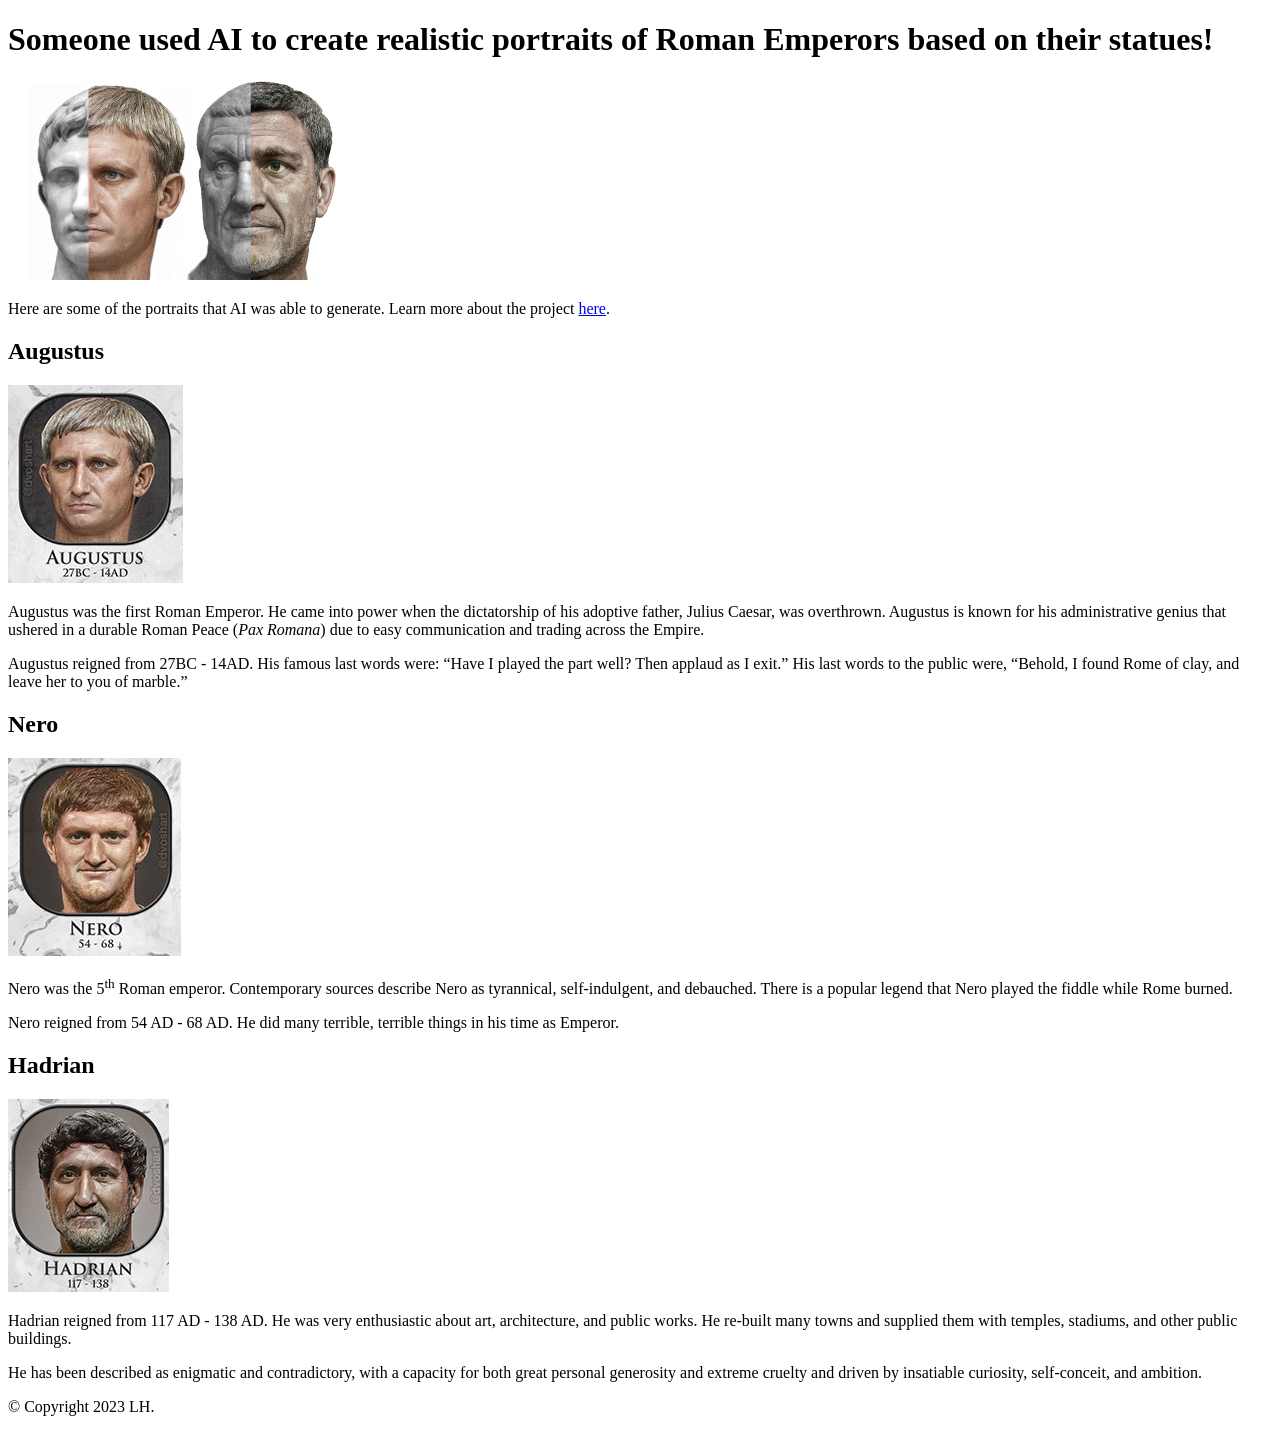
<file: Ch 4 Part 2 Exercise Code/roman-emperors.html>
<!DOCTYPE html>
<html lang="en">
  <head>
    <meta charset="utf-8">
    <title>Realistic Portraits of Roman Emperors</title>
    <link rel="shortcut icon" href="images/favicon.ico">
    <link rel="stylesheet" href="css/roman-emperors.css">
  </head>
  <body>
    <header>
      <h1>Someone used AI to create realistic portraits of Roman Emperors based on their statues!</h1>
    </header>
    <img src="images/statue-portrait.png">
    <main>
      <p>Here are some of the portraits that AI was able to generate. Learn more about the project <a href="https://voshart.com/ROMAN-EMPEROR-PROJECT">here</a>.</p>
      <h2 class="emperor">Augustus</h2>
      <img src="images/augustus.png">
      <p class="first">Augustus was the first Roman Emperor. He came into power when the dictatorship of his adoptive father, Julius Caesar, was overthrown. Augustus is known for his administrative genius that ushered in a durable Roman Peace (<em>Pax Romana</em>) due to easy communication and trading across the Empire.</p>
      <p>Augustus reigned from 27BC - 14AD. His famous last words were: <q>Have I played the part well? Then applaud as I exit.</q> His last words to the public were, <q>Behold, I found Rome of clay, and leave her to you of marble.</q></p>
      <h2 class="emperor">Nero</h2>
      <img src="images/nero.png">
      <p class="first">Nero was the 5<sup>th</sup> Roman emperor. Contemporary sources describe Nero as tyrannical, self-indulgent, and debauched. There is a popular legend that Nero played the fiddle while Rome burned.</p>
      <p>Nero reigned from 54 AD - 68 AD. He did many terrible, terrible things in his time as Emperor.</p>
      <h2 class="emperor">Hadrian</h2>
      <img src="images/hadrian.png">
      <p class="first">Hadrian reigned from 117 AD - 138 AD. He was very enthusiastic about art, architecture, and public works. He re-built many towns and supplied them with temples, stadiums, and other public buildings.</p>
      <p>He has been described as enigmatic and contradictory, with a capacity for both great personal generosity and extreme cruelty and driven by insatiable curiosity, self-conceit, and ambition.</p>
    </main>
    <footer>
      <p>&copy; Copyright 2023 LH.</p>
    </footer>
  </body>
</html>
</file>
<file: styles.css>
/* Adjusting with Chapter 2 and Chapter 10 Videos */
* {
    font-family: 'Gill Sans', 'Gill Sans MT', Calibri, 'Trebuchet MS', sans-serif
}
body p {
    color: teal;
}
ul > li {
    font-weight: bold;
}
h1 , footer {
    color: teal;
}
/* Adding Class Selectors */
.chapter_link {
    line-height: 1.5em;
}
.background { 
    background-image: url(adobestock_pinkish.jpeg);
    background-repeat: no-repeat;
    background-size: cover;
    background-blend-mode: lighten;
}
.flex-bg { /* Adding Flexbox background for contrasting text readability */
    background-color: rgba(236, 139, 166, 0.662);
    padding: 10px;
    border-radius: 10px;
}
/* Adding grid template areas */
body {
    font-size: 1.8em;
    display: grid;
    grid-template-columns: repeat(2, 1fr);
    grid-template-rows: repeat(5, auto);
    gap: 40px;
    grid-template-areas: 
        "head head"
        "main main"
        "sec1 sec2"
        "sec3 sec4"
        "foot foot";
    margin: 2% 5% 2% 5%;

}
/* Adding ID Selector for sections of grid template */
header 	{ grid-area: head; 
        text-align: center; 
}
main 	{ grid-area: main; 
        text-align: center; 
}
#s1 	{ grid-area: sec1; 
        align-items: center;
        padding: 0 1em 0 2em;}
#s2 	{ grid-area: sec2; 
        align-items: center;
        padding: 0 1em 0 2em;}
#s3 	{ grid-area: sec3; 
        align-items: center;
        padding: 0 1em 0 2em;}
#s4 	{ grid-area: sec4; 
        align-items: center;
        padding: 0 1em 0 2em;}
footer 	{ grid-area: foot; 
        font-size: 0.8em;
        text-align: center; }
</file>
<file: ch-10-exercise-code/style.css>
body {
        background: url(img/AdobeStock_419472598.jpeg) no-repeat center center fixed;
    color: #333;
    margin: 0;
    padding: 20px;
}

h1 {
    font-family:  algerian;
    color: rgb(248, 231, 255);
    text-align: center;
    font-size: 3em;
    text-shadow: 2px 2px #333;
}

h2 {
    font-family: Tahoma;
    color: #9d4ad1;
    margin-top: 0;
}

.grid-container {
    /* Insert grid properties here!*/
    display: grid;
    grid-template-columns: 1fr 1fr;
    grid-gap: 16px;
    padding: 20px;
}

.grid-item {
    background-color: #f0f0f0;
    padding: 20px;
    text-align: center;
    font-size: 20px;
    border: none;
    border-radius: 8px;
    box-shadow: 0 4px 8px rgba(0, 0, 0, 0.1);
    text-align: left;
    transition: transform 0.3s ease-in-out, box-shadow 0.3s ease-in-out;
}

.grid-item h2 {
    color: #9d4ad1;
    margin-top: 0;
}

.grid-item p {
    font-size: 16px;
    line-height: 1.6;
}

.grid-item:hover {
    transform: translateY(-5px);
    box-shadow: 0 6px 12px rgba(0, 0, 0, 0.2);
}
</file>
<file: ch-9-exercise-chat-gpt/style.css>
body {
  font-family: Arial, sans-serif;
  width: 70%;
  margin: auto;
}

h1 {
  background-color: lightgreen;
  margin-top: 1em;
  padding: 1rem;
  clear: left;
}

#nav_menu ul {
  display: flex;
  flex-direction: row;
  justify-content: center;
  align-items: center;
  list-style-type: none;
  height: 100px;
  flex-wrap: wrap;
  width: 100%;
  padding: 0;
}
#nav_menu ul li {
/*  float: left; */
 
}
#nav_menu ul li a {
  text-align: center;
  display: block;
/*  width: 250px; */
  padding: 1em 2em;
  text-decoration: none;
  background-color: blue;
  color: white;
  font-weight: bold;
  border-right: 2px solid white;
}
#nav_menu ul li a.lastitem {
  border-right: none;
}
#nav_menu ul li a.current {
  color: yellow;
}

ul.square{
  list-style-type: square;
}
</file>
<file: chapter-5-cis-dept/css/cis-dept.css>
:root {
    height: 100%;
    background: linear-gradient(35deg, red, blue);
}

body {
    background-color: darkgrey;
    font-family: sans-serif;
    color: white;
    padding: 80px 120px;
    margin: 100px 250px;
    border-width: 5px;
    border-style: dashed;
    border-color: white;
    border-radius: 100px;
}
</file>
<file: chapter5-roman-emperors/css/roman-emperors.css>
p.first::first-letter {
  font-size: 200%;
}

main p:first-child {
  font-style: italic;
}

:root {
  --fancy-color: #502000;
}

h1, h2 {
  color: var(--fancy-color);
}

p q  {
  font-variant: small-caps;
}

main>p { 
  line-height: 200%;
}

body {
  margin: 100px 200px; 
  background: #FFF3EB;  
}

img {
  margin-left: 20px;
}

.top {
  border: 10px groove black;
}

.heads {
  border: 5px double black;
}
</file>
<file: chapter6-cis-dept/styles.css>
:root {
  height: 100%;
  font-family:Arial, Helvetica, sans-serif;
  background: linear-gradient(120deg, red 0%, white 100%);
}

body {
  background-color: #ffd7d7;
  padding: 100px 150px 100px;
  margin: 100px 200px 100px;
  border: 10px dashed white;
  border-radius: 100px;
}

main {
  padding: 15px;
  padding-left: 40px;
  background-color: white;
  border-radius: 40px;
  width: 40%;
  float: left;
}

aside {
  padding: 15px;
  padding-left: 40px;
  background-color: white;
  border-radius: 40px;
  width: 40%;
  float: right;
}

footer {
  padding-top: 30px;
  clear: both;
}

header {
  text-align: center;
  font-size: 30px;
  color: darkred;
  text-shadow: 2px 2px 5px white;
}

p {font-weight: bold;
}
</file>
<file: chapter6-lorem-ipsum/styles.css>
h1 {
  color: blue;
  text-align: center;
  font-size: 2.5em;
  margin-bottom: 1em;
}

article {
  column-count: 4;
  column-gap: 1em;
}

p.first::first-letter {
  font-size: 200%;
}

p:first-child {
  order: 1;
  background-color: lightgray;
}

p:second-child {
  order: 2;
  background-color: lightyellow;
}

p:last-child {
  order: 3;
  background-color: lightgreen;
}
</file>
<file: chatgpt-1/style.css>
body {
  font-family: Arial, sans-serif;
  width: 70%;
  margin: auto;
}

h1 {
  background-color: lightgreen;
  margin-top: 1em;
  padding: 1rem;
}

#nav-menu ul {
  list-style-type: none;
  padding: 1em 0;
  text-align: center;
}

#nav-menu ul li {
  display: inline;
  padding: 0 1.5em;
}

#square {
  list-style: square;
}
</file>
<file: css/styles.css>
/* default styles */

body {
    font-family: Helvetica, Arial, sans-serif;
}

h1 {
color: #ff0000;
}

a {
    text-decoration: none;
    font-weight: bold;
}

ol, ul {
    line-height: 2em;
}

#lindsey {
    color: #367f3e;
    font-style: italic;
}
</file>
<file: css/roman-styles.css>
* {
    font-family: Arial, Helvetica, sans-serif;
}

p {
    font-size: 1.2em;
}

img {
    float: left;
    margin-right: 1em;
    margin-bottom: 1em;

}

.emperor {
    font-family: "Times New Roman", serif;
    color: #4b3b1a;
}
h2 {
    clear: left;
}

footer {
    clear: left;
}
</file>
<file: Ch 4 Part 1/css/myroman-styles.css>
* {
    font-family: Arial, Helvetica, sans-serif;
}

p {
    font-size: 1.2em;
}

img {
    float: left;
    margin-right: 1em;
    margin-bottom: 1em;

}

.emperor {
    font-family: "Times New Roman", serif;
    color: #4b3b1a;
}
h2 {
    clear: left;
}

footer {
    clear: left;
}
</file>
<file: Ch 4 Part 2 Exercise Code/css/cis-dept.css>
main p { 
    font-weight: bolder;
    color: teal;
}

img {
    float: center;
    margin-left: 4em;
}

ol > li {
    color: coral;
    font-weight: bold;
    line-height: 1.4em;
}

li.programmer, .programmer {
    color: darkorchid;
    font-variant: small-caps;
}

main {
    clear: left;
}   

h1 , footer {
    color: darkslategray;
}

a[href] {
    color: seagreen;
    font-weight: 900;
}
</file>
<file: Ch 4 Part 2 Exercise Code/css/roman-emperors.css>
p {
    font-
}
</file>
